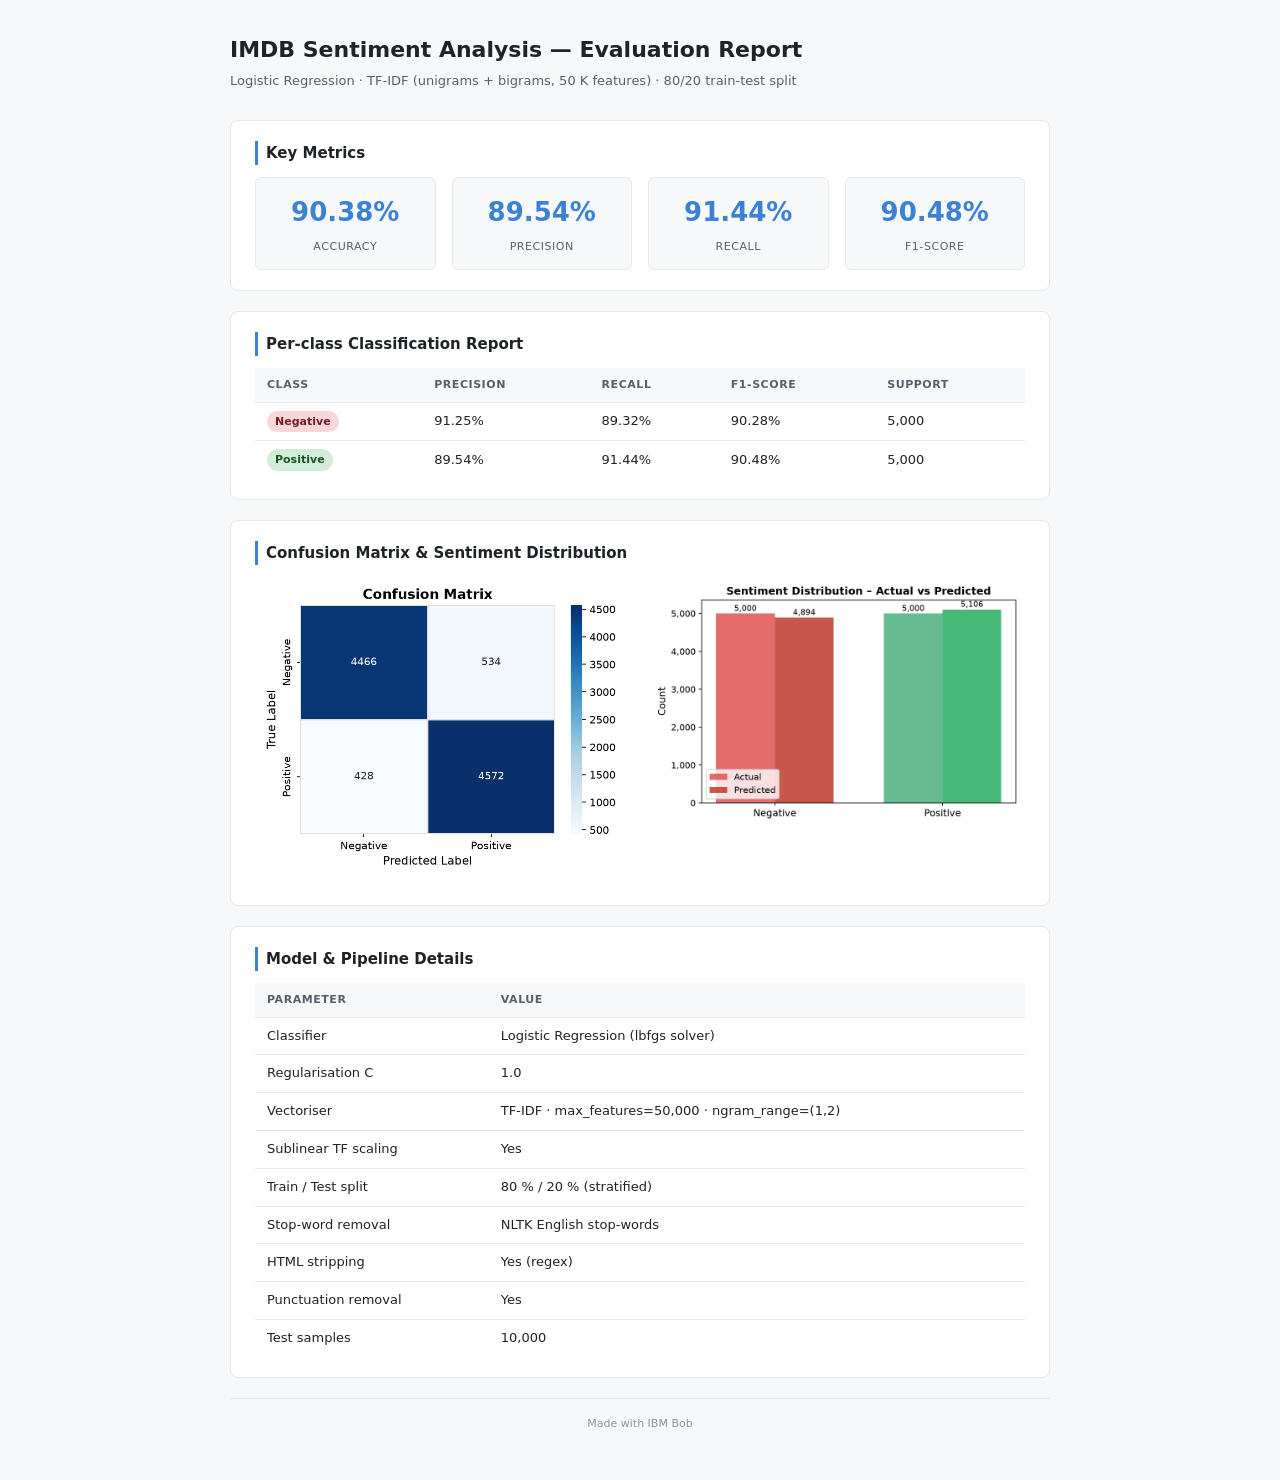
<file: reports/report_card.html>
<!DOCTYPE html>
<html lang="en">
<head>
<meta charset="UTF-8">
<meta name="viewport" content="width=device-width,initial-scale=1">
<title>IMDB Sentiment – Evaluation Report</title>
<style>
  *, *::before, *::after { box-sizing: border-box; margin: 0; padding: 0; }
  body {
    font-family: -apple-system, "Segoe UI", system-ui, sans-serif;
    background: #f7f8fa; color: #1f2328; font-size: 14px; line-height: 1.6;
    padding: 32px 16px 48px;
  }
  .page { max-width: 820px; margin: 0 auto; }
  h1 { font-size: 22px; font-weight: 700; margin-bottom: 4px; }
  .subtitle { color: #57606a; font-size: 13px; margin-bottom: 28px; }
  h2 { font-size: 15px; font-weight: 600; margin-bottom: 12px;
        border-left: 3px solid #3b82d4; padding-left: 8px; color: #1f2328; }
  .card {
    background: #fff; border: 1px solid #e5e7eb;
    border-radius: 8px; padding: 20px 24px; margin-bottom: 20px;
  }
  .metrics-grid {
    display: grid; grid-template-columns: repeat(4, 1fr); gap: 16px;
  }
  .metric-box {
    background: #f7f8fa; border: 1px solid #e5e7eb;
    border-radius: 6px; padding: 14px 10px; text-align: center;
  }
  .metric-box .value {
    font-size: 26px; font-weight: 700; color: #3b82d4;
  }
  .metric-box .label {
    font-size: 11px; color: #57606a; text-transform: uppercase;
    letter-spacing: 0.05em; margin-top: 4px;
  }
  .charts-row {
    display: grid; grid-template-columns: 1fr 1fr; gap: 16px;
  }
  .chart-box { text-align: center; }
  .chart-box img { width: 100%; border-radius: 6px; }
  table { width: 100%; border-collapse: collapse; font-size: 13px; }
  th, td { padding: 8px 12px; text-align: left;
             border-bottom: 1px solid #e5e7eb; }
  th { background: #f7f8fa; font-weight: 600; color: #57606a;
        text-transform: uppercase; font-size: 11px; letter-spacing: 0.05em; }
  tr:last-child td { border-bottom: none; }
  .badge {
    display: inline-block; padding: 2px 8px; border-radius: 999px;
    font-size: 11px; font-weight: 600;
  }
  .pos { background: #d4edda; color: #155724; }
  .neg { background: #f8d7da; color: #721c24; }
  .footer {
    text-align: center; font-size: 11px; color: #8b949e;
    border-top: 1px solid #e5e7eb; padding-top: 16px; margin-top: 8px;
  }
  @media (max-width: 600px) {
    .metrics-grid { grid-template-columns: repeat(2, 1fr); }
    .charts-row   { grid-template-columns: 1fr; }
  }
</style>
</head>
<body>
<div class="page">

  <h1>IMDB Sentiment Analysis — Evaluation Report</h1>
  <p class="subtitle">Logistic Regression · TF-IDF (unigrams + bigrams, 50 K features) · 80/20 train-test split</p>

  <!-- ── Key Metrics ───────────────────────────────────────────────────── -->
  <div class="card">
    <h2>Key Metrics</h2>
    <div class="metrics-grid">
      <div class="metric-box">
        <div class="value">90.38%</div>
        <div class="label">Accuracy</div>
      </div>
      <div class="metric-box">
        <div class="value">89.54%</div>
        <div class="label">Precision</div>
      </div>
      <div class="metric-box">
        <div class="value">91.44%</div>
        <div class="label">Recall</div>
      </div>
      <div class="metric-box">
        <div class="value">90.48%</div>
        <div class="label">F1-Score</div>
      </div>
    </div>
  </div>

  <!-- ── Per-class Report ──────────────────────────────────────────────── -->
  <div class="card">
    <h2>Per-class Classification Report</h2>
    <table>
      <thead>
        <tr><th>Class</th><th>Precision</th><th>Recall</th><th>F1-Score</th><th>Support</th></tr>
      </thead>
      <tbody>
        <tr>
          <td><span class="badge neg">Negative</span></td>
          <td>91.25%</td>
          <td>89.32%</td>
          <td>90.28%</td>
          <td>5,000</td>
        </tr>
        <tr>
          <td><span class="badge pos">Positive</span></td>
          <td>89.54%</td>
          <td>91.44%</td>
          <td>90.48%</td>
          <td>5,000</td>
        </tr>
      </tbody>
    </table>
  </div>

  <!-- ── Confusion Matrix ──────────────────────────────────────────────── -->
  <div class="card">
    <h2>Confusion Matrix &amp; Sentiment Distribution</h2>
    <div class="charts-row">
      <div class="chart-box">
        <img src="[data-uri]" alt="Confusion Matrix">
      </div>
      <div class="chart-box">
        <img src="[data-uri]" alt="Sentiment Distribution">
      </div>
    </div>
  </div>

  <!-- ── Model Details ────────────────────────────────────────────────────-->
  <div class="card">
    <h2>Model &amp; Pipeline Details</h2>
    <table>
      <thead><tr><th>Parameter</th><th>Value</th></tr></thead>
      <tbody>
        <tr><td>Classifier</td><td>Logistic Regression (lbfgs solver)</td></tr>
        <tr><td>Regularisation C</td><td>1.0</td></tr>
        <tr><td>Vectoriser</td><td>TF-IDF · max_features=50,000 · ngram_range=(1,2)</td></tr>
        <tr><td>Sublinear TF scaling</td><td>Yes</td></tr>
        <tr><td>Train / Test split</td><td>80 % / 20 % (stratified)</td></tr>
        <tr><td>Stop-word removal</td><td>NLTK English stop-words</td></tr>
        <tr><td>HTML stripping</td><td>Yes (regex)</td></tr>
        <tr><td>Punctuation removal</td><td>Yes</td></tr>
        <tr><td>Test samples</td><td>10,000</td></tr>
      </tbody>
    </table>
  </div>

  <div class="footer">Made with IBM Bob</div>
</div>
</body>
</html>
</file>
